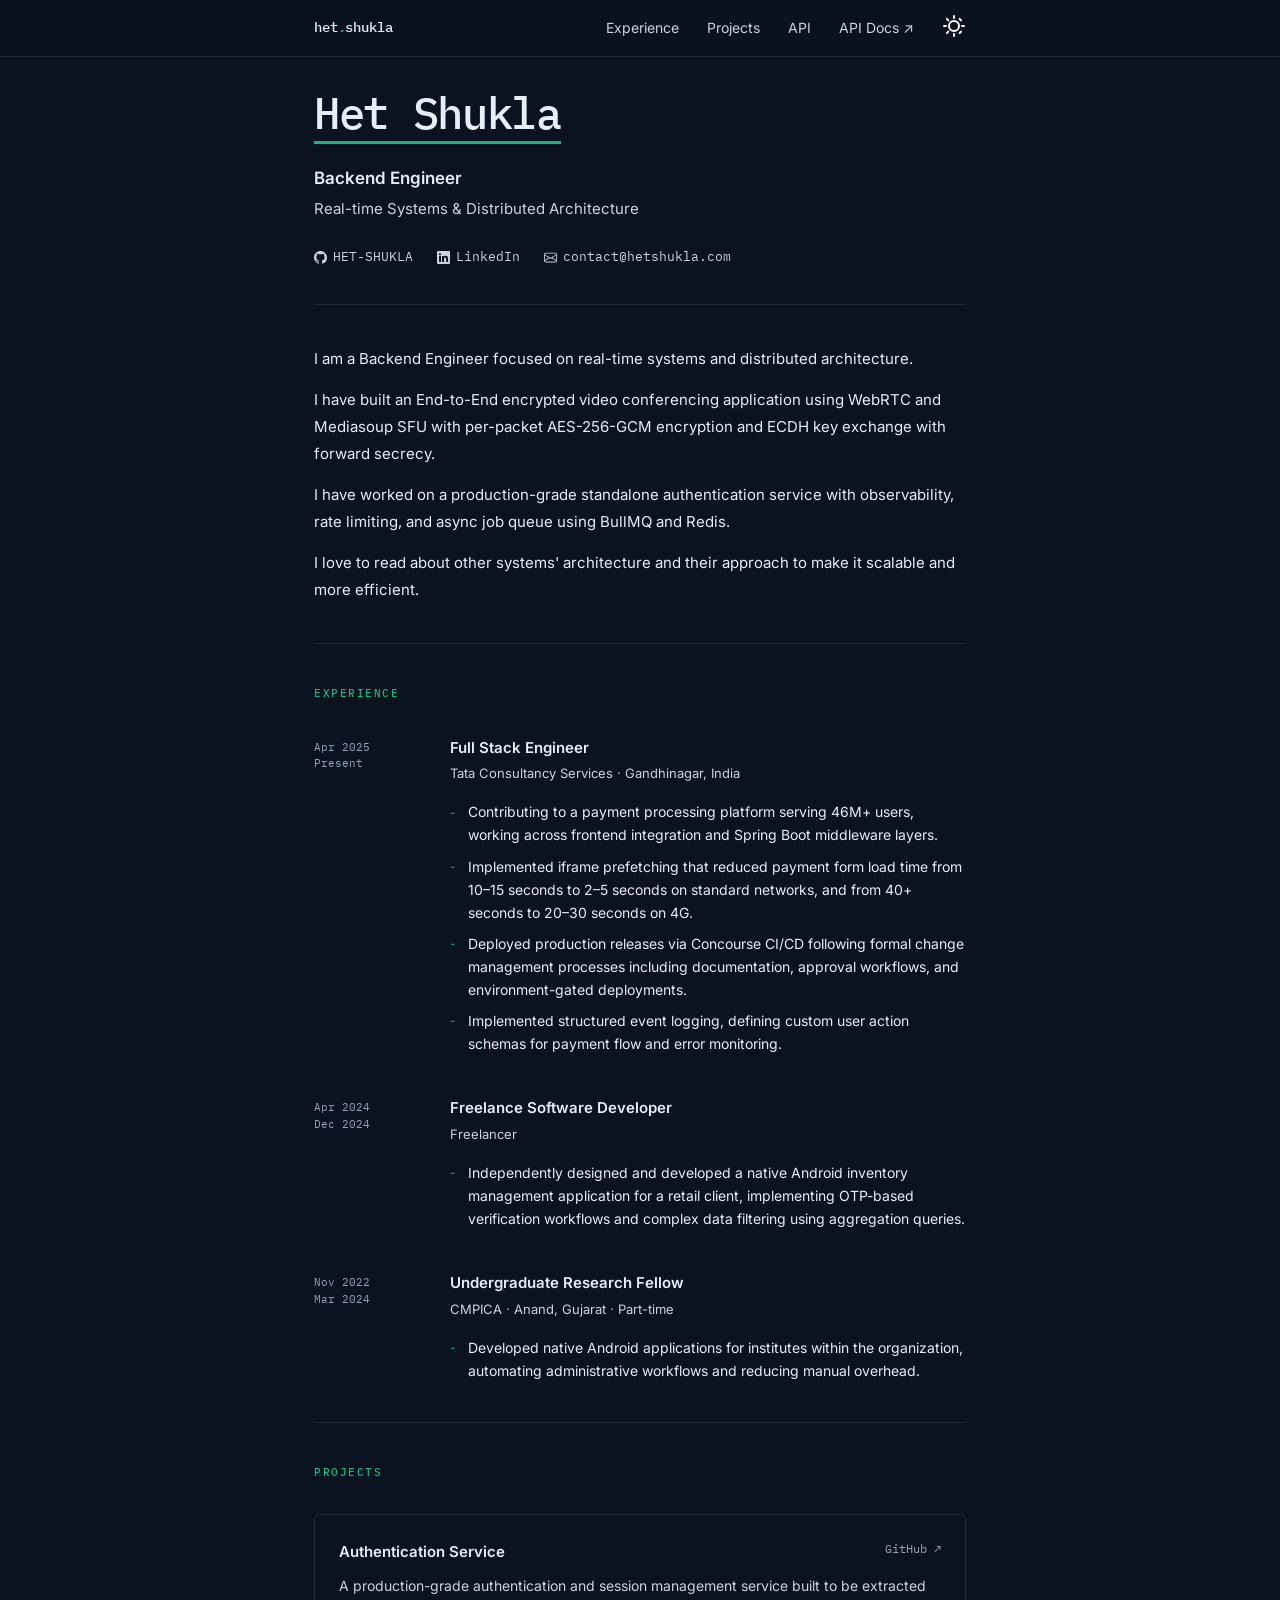
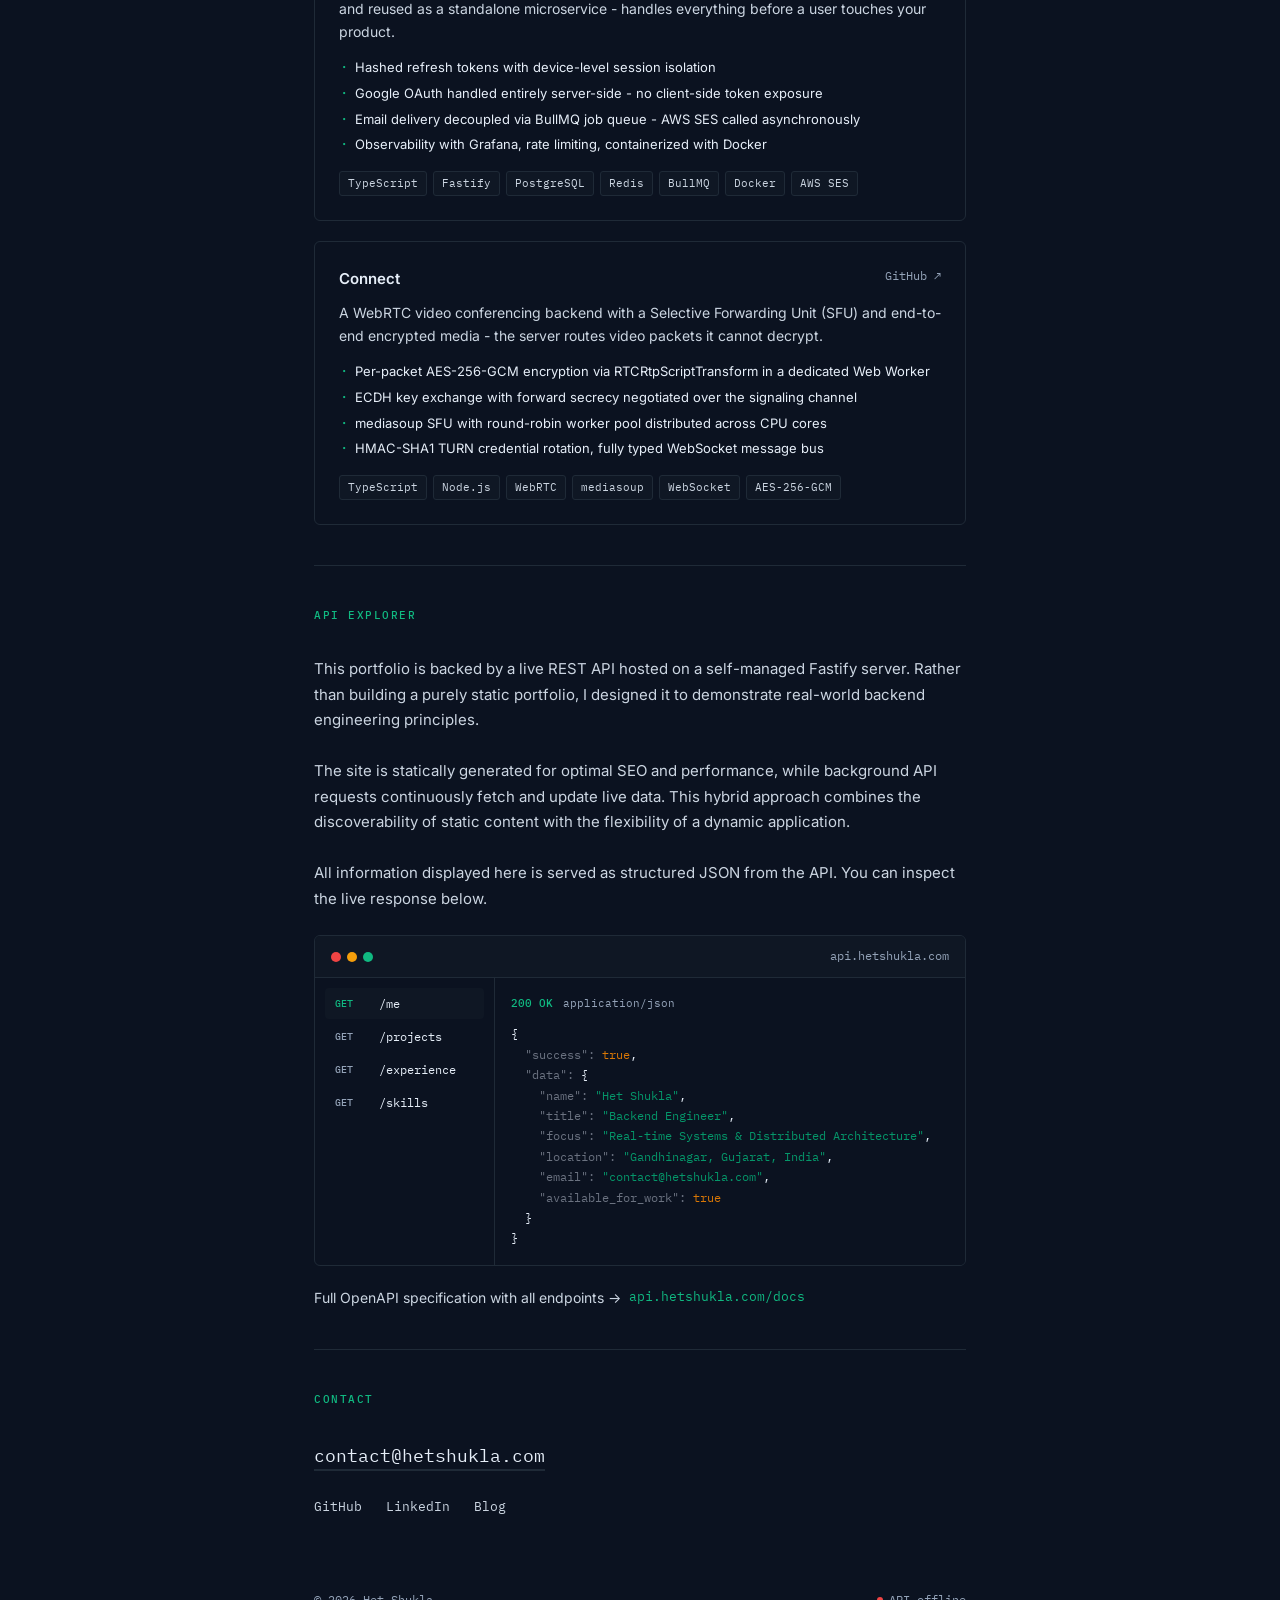
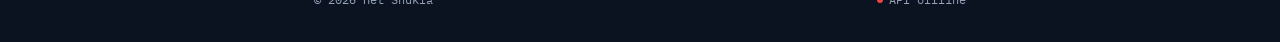
<file: index.html>
<!DOCTYPE html>
<html lang="en">

<head>
    <meta charset="UTF-8">
    <meta name="viewport" content="width=device-width, initial-scale=1.0">
    <title>Het Shukla - Backend Engineer</title>
    <meta name="description"
        content="Het Shukla is a Backend Engineer focused on real-time systems and distributed architecture. Building E2EE video conferencing and production-grade backend systems.">
    <meta property="og:title" content="Het Shukla - Backend Engineer">
    <meta property="og:description"
        content="Backend Engineer · Real-time Systems & Distributed Architecture · Node.js · TypeScript · WebRTC">
    <meta property="og:type" content="website">
    <meta property="og:url" content="https://hetshukla.com">
    <meta name="twitter:card" content="summary">
    <meta name="twitter:title" content="Het Shukla - Backend Engineer">
    <meta name="twitter:description" content="Backend Engineer · Real-time Systems & Distributed Architecture">
    <link rel="canonical" href="https://hetshukla.com">
    <link rel="icon" type="image/x-icon" href="images/favicon.ico">

    <script type="application/ld+json">
        {
            "@context": "https://schema.org",
            "@type": "Person",
            "name": "Het Shukla",
            "jobTitle": "Backend Engineer",
            "description": "Backend Engineer focused on real-time systems and distributed architecture",
            "url": "https://hetshukla.com",
            "email": "contact@hetshukla.com",
            "sameAs": [
            "https://github.com/HET-SHUKLA",
            "https://linkedin.com/in/het-shukla-dev"
            ]
        }
    </script>

    <link rel="preconnect" href="https://fonts.googleapis.com">
    <link rel="preconnect" href="https://fonts.gstatic.com" crossorigin>
    <link
        href="https://fonts.googleapis.com/css2?family=IBM+Plex+Mono:wght@400;500&family=Inter:wght@400;500;600&display=swap"
        rel="stylesheet">
    <script>
        (function () {
            try {
                var stored = localStorage.getItem('theme');
                var theme = stored || 'dark';
                document.documentElement.setAttribute('data-theme', theme);
            } catch (e) {}
        })();
    </script>
    <link rel="stylesheet" href="styles.css">

</head>

<body>

    <nav>
        <div class="nav-inner">
            <a href="/" class="nav-logo">het<span class="nav-logo-dot">.</span>shukla</a>
            <ul class="nav-links">
                <li><a href="#experience">Experience</a></li>
                <li><a href="#projects">Projects</a></li>
                <li><a href="#api">API</a></li>
                <li><a href="https://api.hetshukla.com/docs" target="_blank" rel="noopener noreferrer">API Docs
                        &#8599;</a></li>
                <li>
                    <button class="nav-theme-toggle">
                        <img id="theme-icon" src="images/moon-outlined.svg" alt="Switch to light theme" />
                    </button>
                </li>
            </ul>
            <button class="nav-toggle" aria-label="Toggle navigation menu" aria-expanded="false" onclick="toggleNav()">
                <span class="toggle-bar"></span>
                <span class="toggle-bar"></span>
                <span class="toggle-bar"></span>
            </button>
        </div>
    </nav>

    <main>

        <section id="hero">
            <h1 class="hero-name" data-api="meta.name">
                Het Shukla
                <span class="hero-name-line" aria-hidden="true"></span>
            </h1>
            <p class="hero-role" data-api="meta.title">Backend Engineer</p>
            <p class="hero-subtitle" data-api="meta.subtitle">Real-time Systems &amp; Distributed Architecture</p>

            <div class="hero-links">
                <a href="https://github.com/HET-SHUKLA" class="hero-link" target="_blank" rel="noopener noreferrer">
                    <svg viewBox="0 0 16 16" fill="currentColor" aria-hidden="true">
                        <path
                            d="M8 0C3.58 0 0 3.58 0 8c0 3.54 2.29 6.53 5.47 7.59.4.07.55-.17.55-.38 0-.19-.01-.82-.01-1.49-2.01.37-2.53-.49-2.69-.94-.09-.23-.48-.94-.82-1.13-.28-.15-.68-.52-.01-.53.63-.01 1.08.58 1.23.82.72 1.21 1.87.87 2.33.66.07-.52.28-.87.51-1.07-1.78-.2-3.64-.89-3.64-3.95 0-.87.31-1.59.82-2.15-.08-.2-.36-1.02.08-2.12 0 0 .67-.21 2.2.82.64-.18 1.32-.27 2-.27.68 0 1.36.09 2 .27 1.53-1.04 2.2-.82 2.2-.82.44 1.1.16 1.92.08 2.12.51.56.82 1.27.82 2.15 0 3.07-1.87 3.75-3.65 3.95.29.25.54.73.54 1.48 0 1.07-.01 1.93-.01 2.2 0 .21.15.46.55.38A8.013 8.013 0 0016 8c0-4.42-3.58-8-8-8z" />
                    </svg>
                    HET-SHUKLA
                </a>
                <a href="https://linkedin.com/in/het-shukla-dev" class="hero-link" target="_blank"
                    rel="noopener noreferrer">
                    <svg viewBox="0 0 16 16" fill="currentColor" aria-hidden="true">
                        <path
                            d="M0 1.146C0 .513.526 0 1.175 0h13.65C15.474 0 16 .513 16 1.146v13.708c0 .633-.526 1.146-1.175 1.146H1.175C.526 16 0 15.487 0 14.854V1.146zm4.943 12.248V6.169H2.542v7.225h2.401zm-1.2-8.212c.837 0 1.358-.554 1.358-1.248-.015-.709-.52-1.248-1.342-1.248-.822 0-1.359.54-1.359 1.248 0 .694.521 1.248 1.327 1.248h.016zm4.908 8.212V9.359c0-.216.016-.432.08-.586.173-.431.568-.878 1.232-.878.869 0 1.216.662 1.216 1.634v3.865h2.401V9.25c0-2.22-1.184-3.252-2.764-3.252-1.274 0-1.845.7-2.165 1.193v.025h-.016a5.54 5.54 0 0 1 .016-.025V6.169h-2.4c.03.678 0 7.225 0 7.225h2.4z" />
                    </svg>
                    LinkedIn
                </a>
                <a href="mailto:contact@hetshukla.com" class="hero-link">
                    <svg viewBox="0 0 16 16" fill="currentColor" aria-hidden="true">
                        <path
                            d="M0 4a2 2 0 0 1 2-2h12a2 2 0 0 1 2 2v8a2 2 0 0 1-2 2H2a2 2 0 0 1-2-2V4zm2-1a1 1 0 0 0-1 1v.217l7 4.2 7-4.2V4a1 1 0 0 0-1-1H2zm13 2.383-4.758 2.855L15 11.114v-5.73zm-.034 6.878L9.271 8.82 8 9.583 6.729 8.82l-5.695 3.441A1 1 0 0 0 2 13h12a1 1 0 0 0 .966-.739zM1 11.114l4.758-2.876L1 5.383v5.73z" />
                    </svg>
                    contact@hetshukla.com
                </a>
            </div>
        </section>

        <section id="about">
            <div class="about-text">
                <p data-api="about.p1">I am a Backend Engineer focused on real-time systems and distributed
                    architecture.</p>
                <p data-api="about.p2">I have built an End-to-End encrypted video conferencing application using WebRTC
                    and Mediasoup SFU with per-packet AES-256-GCM encryption and ECDH key exchange with forward secrecy.
                </p>
                <p data-api="about.p3">I have worked on a production-grade standalone authentication service with
                    observability, rate limiting, and async job queue using BullMQ and Redis.</p>
                <p data-api="about.p4">I love to read about other systems' architecture and their approach to make it
                    scalable and more efficient.</p>
            </div>
        </section>

        <section id="experience">
            <p class="section-label">Experience</p>
            <div class="experience-list">

                <div class="exp-item">
                    <div class="exp-period">Apr 2025<br>Present</div>
                    <div class="exp-content">
                        <p class="exp-role">Full Stack Engineer</p>
                        <p class="exp-company">Tata Consultancy Services &middot; Gandhinagar, India</p>
                        <ul class="exp-bullets">
                            <li>Contributing to a payment processing platform serving 46M+ users, working across
                                frontend integration and Spring Boot middleware layers.</li>
                            <li>Implemented iframe prefetching that reduced payment form load time from 10&ndash;15
                                seconds to 2&ndash;5 seconds on standard networks, and from 40+ seconds to 20&ndash;30
                                seconds on 4G.</li>
                            <li>Deployed production releases via Concourse CI/CD following formal change management
                                processes including documentation, approval workflows, and environment-gated
                                deployments.</li>
                            <li>Implemented structured event logging, defining custom user action schemas for payment
                                flow and error monitoring.</li>
                        </ul>
                    </div>
                </div>

                <div class="exp-item">
                    <div class="exp-period">Apr 2024<br>Dec 2024</div>
                    <div class="exp-content">
                        <p class="exp-role">Freelance Software Developer</p>
                        <p class="exp-company">Freelancer</p>
                        <ul class="exp-bullets">
                            <li>Independently designed and developed a native Android inventory management application
                                for a retail client, implementing OTP-based verification workflows and complex data
                                filtering using aggregation queries.</li>
                        </ul>
                    </div>
                </div>

                <div class="exp-item">
                    <div class="exp-period">Nov 2022<br>Mar 2024</div>
                    <div class="exp-content">
                        <p class="exp-role">Undergraduate Research Fellow</p>
                        <p class="exp-company">CMPICA &middot; Anand, Gujarat &middot; Part-time</p>
                        <ul class="exp-bullets">
                            <li>Developed native Android applications for institutes within the organization, automating
                                administrative workflows and reducing manual overhead.</li>
                        </ul>
                    </div>
                </div>

            </div>
        </section>

        <section id="projects">
            <p class="section-label">Projects</p>
            <div class="projects-list">

                <div class="project-card">
                    <div class="project-header">
                        <span class="project-name">Authentication Service</span>
                        <a href="https://github.com/HET-SHUKLA/authentication-service" class="project-link"
                            target="_blank" rel="noopener noreferrer">GitHub ↗</a>
                    </div>
                    <p class="project-desc">A production-grade authentication and session management service built to be
                        extracted and reused as a standalone microservice - handles everything before a user touches
                        your product.</p>
                    <ul class="project-highlights">
                        <li>Hashed refresh tokens with device-level session isolation</li>
                        <li>Google OAuth handled entirely server-side - no client-side token exposure</li>
                        <li>Email delivery decoupled via BullMQ job queue - AWS SES called asynchronously</li>
                        <li>Observability with Grafana, rate limiting, containerized with Docker</li>
                    </ul>
                    <div class="tech-tags">
                        <span class="tech-tag">TypeScript</span>
                        <span class="tech-tag">Fastify</span>
                        <span class="tech-tag">PostgreSQL</span>
                        <span class="tech-tag">Redis</span>
                        <span class="tech-tag">BullMQ</span>
                        <span class="tech-tag">Docker</span>
                        <span class="tech-tag">AWS SES</span>
                    </div>
                </div>

                <div class="project-card">
                    <div class="project-header">
                        <span class="project-name">Connect</span>
                        <a href="https://github.com/HET-SHUKLA/Connect-Backend" class="project-link" target="_blank"
                            rel="noopener noreferrer">GitHub ↗</a>
                    </div>
                    <p class="project-desc">A WebRTC video conferencing backend with a Selective Forwarding Unit (SFU)
                        and end-to-end encrypted media - the server routes video packets it cannot decrypt.</p>
                    <ul class="project-highlights">
                        <li>Per-packet AES-256-GCM encryption via RTCRtpScriptTransform in a dedicated Web Worker</li>
                        <li>ECDH key exchange with forward secrecy negotiated over the signaling channel</li>
                        <li>mediasoup SFU with round-robin worker pool distributed across CPU cores</li>
                        <li>HMAC-SHA1 TURN credential rotation, fully typed WebSocket message bus</li>
                    </ul>
                    <div class="tech-tags">
                        <span class="tech-tag">TypeScript</span>
                        <span class="tech-tag">Node.js</span>
                        <span class="tech-tag">WebRTC</span>
                        <span class="tech-tag">mediasoup</span>
                        <span class="tech-tag">WebSocket</span>
                        <span class="tech-tag">AES-256-GCM</span>
                    </div>
                </div>

            </div>
        </section>

        <section id="api">
            <p class="section-label">API Explorer</p>
            <p class="api-intro">
                This portfolio is backed by a live REST API hosted on a self-managed Fastify server. Rather than
                building a purely static portfolio, I designed it to demonstrate real-world backend engineering
                principles.
                <br><br>
                The site is statically generated for optimal SEO and performance, while background API requests
                continuously fetch and update live data. This hybrid approach combines the discoverability of static
                content with the flexibility of a dynamic application.
                <br><br>
                All information displayed here is served as structured JSON from the API. You can inspect the live response below.

            </p>

            <div class="api-panel" role="region" aria-label="API Explorer">
                <div class="api-panel-header">
                    <div class="tl-dot" style="background:#EF4444"></div>
                    <div class="tl-dot" style="background:#F59E0B"></div>
                    <div class="tl-dot" style="background:#10B981"></div>
                    <span class="api-panel-url">api.hetshukla.com</span>
                </div>

                <div class="api-panel-body">
                    <div class="api-endpoints" role="list">
                        <button class="api-endpoint-btn active" role="listitem" onclick="selectEndpoint(event, 'me')"
                            aria-pressed="true">
                            <span class="ep-method">GET</span>
                            <span class="ep-path">/me</span>
                        </button>
                        <button class="api-endpoint-btn" role="listitem" onclick="selectEndpoint(event, 'projects')"
                            aria-pressed="false">
                            <span class="ep-method">GET</span>
                            <span class="ep-path">/projects</span>
                        </button>
                        <button class="api-endpoint-btn" role="listitem" onclick="selectEndpoint(event, 'experience')"
                            aria-pressed="false">
                            <span class="ep-method">GET</span>
                            <span class="ep-path">/experience</span>
                        </button>
                        <button class="api-endpoint-btn" role="listitem" onclick="selectEndpoint(event, 'skills')"
                            aria-pressed="false">
                            <span class="ep-method">GET</span>
                            <span class="ep-path">/skills</span>
                        </button>
                    </div>

                    <div class="api-response-pane">
                        <div class="api-status-bar">
                            <span class="api-status-code" id="api-status-code">200 OK</span>
                            <span class="api-status-text">application/json</span>
                        </div>
                        <div class="api-response-body" id="api-response-body" role="status" aria-live="polite"></div>
                    </div>
                </div>
            </div>

            <div class="api-footer">
                <span class="api-footer-text">Full OpenAPI specification with all endpoints &rarr;</span>
                <a href="https://api.hetshukla.com/docs" class="api-footer-link" target="_blank"
                    rel="noopener noreferrer">api.hetshukla.com/docs</a>
            </div>
        </section>

        <section id="contact">
            <p class="section-label">Contact</p>
            <a href="mailto:contact@hetshukla.com" class="contact-email">contact@hetshukla.com</a>
            <div class="contact-links">
                <a href="https://github.com/HET-SHUKLA" class="contact-link" target="_blank"
                    rel="noopener noreferrer">GitHub</a>
                <a href="https://linkedin.com/in/het-shukla-dev" class="contact-link" target="_blank"
                    rel="noopener noreferrer">LinkedIn</a>
                <a href="/blog.html" class="contact-link">Blog</a>
            </div>
        </section>

    </main>

    <footer>
        <span class="footer-copy">&copy; 2026 Het Shukla</span>
        <div class="footer-status">
            <div class="status-dot" id="status-dot"></div>
            <span id="status-text">API online</span>
        </div>
    </footer>

    <script src="script.js"></script>

</body>

</html>
</file>
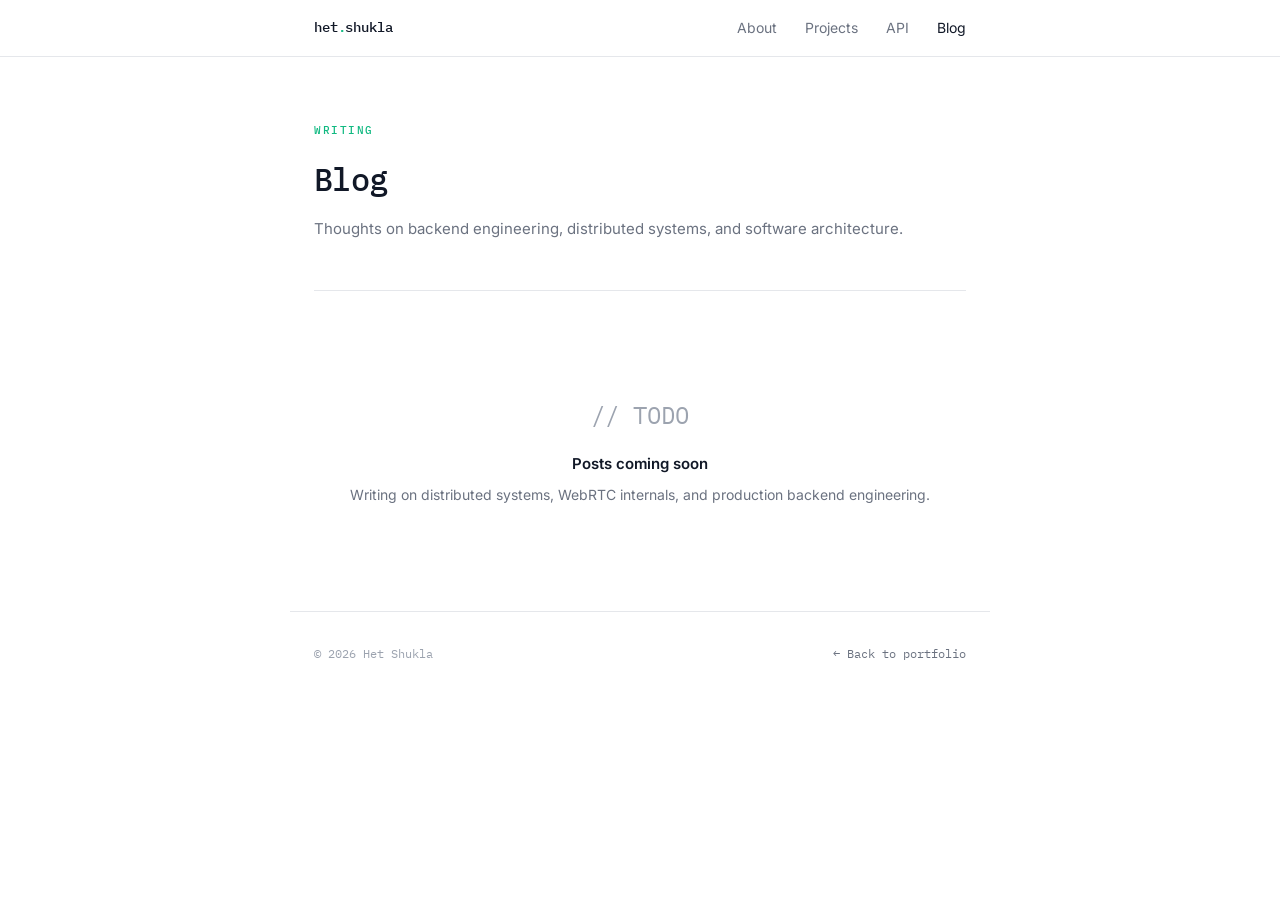
<file: pages/blog.html>
<!DOCTYPE html>
<html lang="en">

<head>
    <meta charset="UTF-8">
    <meta name="viewport" content="width=device-width, initial-scale=1.0">
    <title>Blog - Het Shukla</title>
    <meta name="description"
        content="Writing on backend engineering, distributed systems, and software architecture by Het Shukla.">
    <meta property="og:title" content="Blog - Het Shukla">
    <meta property="og:description"
        content="Writing on backend engineering, distributed systems, and software architecture.">
    <meta property="og:type" content="website">
    <meta property="og:url" content="https://hetshukla.com/blog">
    <link rel="canonical" href="https://hetshukla.com/blog">

    <link rel="preconnect" href="https://fonts.googleapis.com">
    <link rel="preconnect" href="https://fonts.gstatic.com" crossorigin>
    <link
        href="https://fonts.googleapis.com/css2?family=IBM+Plex+Mono:wght@400;500&family=Inter:wght@400;500;600&display=swap"
        rel="stylesheet">

    <style>
        *,
        *::before,
        *::after {
            box-sizing: border-box;
            margin: 0;
            padding: 0;
        }

        :root {
            --bg: #FFFFFF;
            --text: #111827;
            --text-secondary: #6B7280;
            --text-muted: #9CA3AF;
            --accent: #10B981;
            --surface: #F9FAFB;
            --border: #E5E7EB;
            --font-mono: 'IBM Plex Mono', 'Courier New', monospace;
            --font-body: 'Inter', -apple-system, BlinkMacSystemFont, sans-serif;
            --max-width: 700px;
        }

        html {
            scroll-behavior: smooth;
        }

        body {
            font-family: var(--font-body);
            background: var(--bg);
            color: var(--text);
            font-size: 1rem;
            line-height: 1.7;
            -webkit-font-smoothing: antialiased;
        }

        /* ─── NAV (identical to main site) ───────────────── */
        nav {
            position: sticky;
            top: 0;
            z-index: 100;
            background: rgba(255, 255, 255, 0.94);
            backdrop-filter: blur(8px);
            -webkit-backdrop-filter: blur(8px);
            border-bottom: 1px solid var(--border);
        }

        .nav-inner {
            max-width: var(--max-width);
            margin: 0 auto;
            padding: 0 1.5rem;
            display: flex;
            align-items: center;
            justify-content: space-between;
            height: 3.5rem;
        }

        .nav-logo {
            font-family: var(--font-mono);
            font-size: 0.875rem;
            font-weight: 500;
            color: var(--text);
            text-decoration: none;
            letter-spacing: -0.01em;
        }

        .nav-logo-dot {
            color: var(--accent);
        }

        .nav-links {
            display: flex;
            gap: 1.75rem;
            list-style: none;
        }

        .nav-links a {
            font-size: 0.875rem;
            color: var(--text-secondary);
            text-decoration: none;
            transition: color 0.15s ease;
        }

        .nav-links a:hover,
        .nav-links a.active {
            color: var(--text);
        }

        /* ─── MAIN ────────────────────────────────────────── */
        main {
            max-width: var(--max-width);
            margin: 0 auto;
            padding: 0 1.5rem;
        }

        /* ─── PAGE HEADER ─────────────────────────────────── */
        .page-header {
            padding: 4rem 0 3rem;
            border-bottom: 1px solid var(--border);
        }

        .page-header-label {
            font-family: var(--font-mono);
            font-size: 0.6875rem;
            font-weight: 500;
            letter-spacing: 0.14em;
            text-transform: uppercase;
            color: var(--accent);
            margin-bottom: 0.75rem;
        }

        .page-header-title {
            font-family: var(--font-mono);
            font-size: clamp(1.5rem, 4vw, 2rem);
            font-weight: 500;
            letter-spacing: -0.02em;
            color: var(--text);
            margin-bottom: 0.625rem;
        }

        .page-header-desc {
            font-size: 0.9375rem;
            color: var(--text-secondary);
        }

        /* ─── POST LIST ───────────────────────────────────── */
        .post-list {
            padding: 2.5rem 0;
        }

        .post-item {
            display: grid;
            grid-template-columns: 6rem 1fr;
            gap: 1.5rem;
            padding: 1.5rem 0;
            border-bottom: 1px solid var(--border);
            text-decoration: none;
            color: inherit;
            transition: opacity 0.15s ease;
        }

        .post-item:first-child {
            padding-top: 0;
        }

        .post-item:last-of-type {
            border-bottom: none;
        }

        .post-item:hover {
            opacity: 0.75;
        }

        .post-date {
            font-family: var(--font-mono);
            font-size: 0.6875rem;
            color: var(--text-muted);
            padding-top: 0.25rem;
            line-height: 1.5;
        }

        .post-content {}

        .post-title {
            font-size: 0.9375rem;
            font-weight: 600;
            color: var(--text);
            margin-bottom: 0.25rem;
            line-height: 1.4;
        }

        .post-excerpt {
            font-size: 0.875rem;
            color: var(--text-secondary);
            line-height: 1.6;
        }

        .post-tags {
            display: flex;
            flex-wrap: wrap;
            gap: 0.375rem;
            margin-top: 0.625rem;
        }

        .post-tag {
            font-family: var(--font-mono);
            font-size: 0.6875rem;
            color: var(--text-secondary);
            background: var(--surface);
            border: 1px solid var(--border);
            padding: 0.125rem 0.5rem;
            border-radius: 3px;
        }

        /* ─── EMPTY STATE ─────────────────────────────────── */
        .empty-state {
            padding: 4rem 0;
            text-align: center;
        }

        .empty-state-icon {
            font-family: var(--font-mono);
            font-size: 1.5rem;
            color: var(--text-muted);
            margin-bottom: 1rem;
        }

        .empty-state-title {
            font-size: 0.9375rem;
            font-weight: 600;
            color: var(--text);
            margin-bottom: 0.375rem;
        }

        .empty-state-text {
            font-size: 0.875rem;
            color: var(--text-secondary);
        }

        /* ─── FOOTER ──────────────────────────────────────── */
        footer {
            max-width: var(--max-width);
            margin: 0 auto;
            padding: 2rem 1.5rem;
            display: flex;
            align-items: center;
            justify-content: space-between;
            border-top: 1px solid var(--border);
        }

        .footer-copy {
            font-family: var(--font-mono);
            font-size: 0.75rem;
            color: var(--text-muted);
        }

        .footer-back {
            font-family: var(--font-mono);
            font-size: 0.75rem;
            color: var(--text-secondary);
            text-decoration: none;
            transition: color 0.15s ease;
        }

        .footer-back:hover {
            color: var(--accent);
        }

        /* ─── RESPONSIVE ──────────────────────────────────── */
        @media (max-width: 580px) {
            .post-item {
                grid-template-columns: 1fr;
                gap: 0.25rem;
            }

            footer {
                flex-direction: column;
                gap: 0.75rem;
                text-align: center;
            }
        }

        :focus-visible {
            outline: 2px solid var(--accent);
            outline-offset: 2px;
            border-radius: 2px;
        }
    </style>
</head>

<body>

    <!-- ═══ NAVIGATION ══════════════════════════════════════ -->
    <nav>
        <div class="nav-inner">
            <a href="/index.html" class="nav-logo">het<span class="nav-logo-dot">.</span>shukla</a>
            <ul class="nav-links">
                <li><a href="/index.html#about">About</a></li>
                <li><a href="/index.html#projects">Projects</a></li>
                <li><a href="/index.html#api">API</a></li>
                <li><a href="/blog.html" class="active">Blog</a></li>
            </ul>
        </div>
    </nav>

    <main>

        <!-- ═══ PAGE HEADER ════════════════════════════════════ -->
        <div class="page-header">
            <p class="page-header-label">Writing</p>
            <h1 class="page-header-title">Blog</h1>
            <p class="page-header-desc">Thoughts on backend engineering, distributed systems, and software architecture.
            </p>
        </div>

        <!-- ═══ POST LIST ══════════════════════════════════════ -->
        <div class="post-list">

            <!--
      ADD POSTS HERE. Copy and paste the block below for each post.
      Replace href with the actual post URL.

      <a href="/posts/your-post-slug.html" class="post-item">
        <div class="post-date">Jun 2026</div>
        <div class="post-content">
          <p class="post-title">Your Post Title Here</p>
          <p class="post-excerpt">A one or two sentence description of what this post covers.</p>
          <div class="post-tags">
            <span class="post-tag">WebRTC</span>
            <span class="post-tag">Architecture</span>
          </div>
        </div>
      </a>

    -->

            <!-- EMPTY STATE - remove this block once you have posts -->
            <div class="empty-state">
                <div class="empty-state-icon">// TODO</div>
                <p class="empty-state-title">Posts coming soon</p>
                <p class="empty-state-text">Writing on distributed systems, WebRTC internals, and production backend
                    engineering.</p>
            </div>

        </div>

    </main>

    <footer>
        <span class="footer-copy">&copy; 2026 Het Shukla</span>
        <a href="/index.html" class="footer-back">&larr; Back to portfolio</a>
    </footer>

</body>

</html>
</file>
<file: styles.css>
*,
*::before,
*::after {
  box-sizing: border-box;
  margin: 0;
  padding: 0;
}

:root {
  --bg: #ffffff;
  --text: #111827;
  --text-secondary: #6b7280;
  --text-muted: #9ca3af;
  --accent: #10b981;
  --accent-dark: #059669;
  --surface: #f9fafb;
  --border: #e5e7eb;
  --nav-bg: rgba(255, 255, 255, 0.94);
  --font-mono: "IBM Plex Mono", "Courier New", monospace;
  --font-body: "Inter", -apple-system, BlinkMacSystemFont, sans-serif;
  --max-width: 700px;
  --section-gap: 2.5rem;
}

html[data-theme="dark"] {
  --bg: #0b1220;
  --text: #e6eef8;
  --text-secondary: #cbd5e1;
  --text-muted: #94a3b8;
  --accent: #10b981;
  --accent-dark: #059669;
  --surface: #0f1724;
  --border: #1f2a37;
  --nav-bg: rgba(11, 18, 32, 0.85);
}

html {
  scroll-behavior: smooth;
}

body {
  font-family: var(--font-body);
  background: var(--bg);
  color: var(--text);
  font-size: 1rem;
  line-height: 1.7;
  -webkit-font-smoothing: antialiased;
}

nav {
  position: sticky;
  top: 0;
  z-index: 100;
  background: var(--nav-bg);
  backdrop-filter: blur(8px);
  -webkit-backdrop-filter: blur(8px);
  border-bottom: 1px solid var(--border);
}

.nav-inner {
  max-width: var(--max-width);
  margin: 0 auto;
  padding: 0 1.5rem;
  display: flex;
  align-items: center;
  justify-content: space-between;
  height: 3.5rem;
}

.nav-logo {
  font-family: var(--font-mono);
  font-size: 0.875rem;
  font-weight: 500;
  color: var(--text);
  text-decoration: none;
  letter-spacing: -0.01em;
}

.nav-logo-dot {
  color: var(--accent);
}

.nav-links {
  display: flex;
  gap: 1.75rem;
  list-style: none;
}

.nav-links a {
  font-size: 0.875rem;
  color: var(--text-secondary);
  text-decoration: none;
  transition: color 0.15s ease;
}

.nav-links a:hover {
  color: var(--text);
}

.nav-toggle {
  display: none;
  background: none;
  border: none;
  color: var(--text-secondary);
  font-size: 0.875rem;
  cursor: pointer;
}

.nav-theme-toggle {
  display: flex;
  background: none;
  border: none;
  color: var(--text-secondary);
  cursor: pointer;
}

.toggle-bar {
  display: block;
  width: 18px;
  height: 2px;
  background: currentColor;
  margin: 4px 0;
}

main {
  max-width: var(--max-width);
  margin: 0 auto;
  padding: 0 1.5rem;
}

section {
  padding: var(--section-gap) 0;
  border-bottom: 1px solid var(--border);
}

section:last-of-type {
  border-bottom: none;
}

.section-label {
  font-family: var(--font-mono);
  font-size: 0.6875rem;
  font-weight: 500;
  letter-spacing: 0.14em;
  text-transform: uppercase;
  color: var(--accent);
  margin-bottom: 2rem;
}

#hero {
  padding-top: 2rem;
  padding-bottom: 2rem;
}

.hero-name {
  font-family: var(--font-mono);
  font-size: clamp(2rem, 5.5vw, 2.75rem);
  font-weight: 500;
  letter-spacing: -0.03em;
  color: var(--text);
  line-height: 1.1;
  display: inline-block;
}

.hero-name-line {
  display: block;
  width: 0;
  height: 3px;
  background: var(--accent);
  margin-top: 0.25rem;
  animation: grow-line 3s ease 0.3s forwards;
}

@keyframes grow-line {
  to {
    width: 100%;
  }
}

.hero-role {
  font-size: 1.0625rem;
  font-weight: 600;
  color: var(--text);
  margin-top: 1.25rem;
  margin-bottom: 0.2rem;
}

.hero-subtitle {
  font-size: 0.9375rem;
  color: var(--text-secondary);
  margin-bottom: 1.25rem;
}

.hero-links {
  display: flex;
  flex-wrap: wrap;
  gap: 0.25rem 1.5rem;
  align-items: center;
}

.hero-link {
  font-family: var(--font-mono);
  font-size: 0.8125rem;
  color: var(--text-secondary);
  text-decoration: none;
  display: inline-flex;
  align-items: center;
  gap: 0.375rem;
  padding: 0.25rem 0;
  transition: color 0.15s ease;
}

.hero-link:hover {
  color: var(--accent);
}

.hero-link svg {
  width: 13px;
  height: 13px;
  flex-shrink: 0;
}

.about-text {
  font-size: 0.9375rem;
  color: var(--text);
  line-height: 1.8;
}

.about-text p + p {
  margin-top: 0.875rem;
}

.experience-list {
  display: flex;
  flex-direction: column;
  gap: 2.5rem;
}

.exp-item {
  display: grid;
  grid-template-columns: 7rem 1fr;
  gap: 1.5rem;
}

.exp-period {
  font-family: var(--font-mono);
  font-size: 0.6875rem;
  color: var(--text-muted);
  line-height: 1.5;
  padding-top: 0.25rem;
}

.exp-role {
  font-size: 0.9375rem;
  font-weight: 600;
  color: var(--text);
  margin-bottom: 0.125rem;
}

.exp-company {
  font-size: 0.8125rem;
  color: var(--text-secondary);
  margin-bottom: 1rem;
}

.exp-bullets {
  list-style: none;
  display: flex;
  flex-direction: column;
  gap: 0.5rem;
}

.exp-bullets li {
  font-size: 0.875rem;
  color: var(--text);
  padding-left: 1.125rem;
  position: relative;
  line-height: 1.65;
}

.exp-bullets li::before {
  content: "-";
  position: absolute;
  left: 0;
  color: var(--accent);
  font-size: 0.75rem;
  top: 0.15rem;
}

.projects-list {
  display: flex;
  flex-direction: column;
  gap: 1.25rem;
}

.project-card {
  border: 1px solid var(--border);
  border-radius: 6px;
  padding: 1.5rem;
  transition: border-color 0.2s ease;
}

.project-card:hover {
  border-color: var(--accent);
}

.project-header {
  display: flex;
  align-items: flex-start;
  justify-content: space-between;
  gap: 1rem;
  margin-bottom: 0.625rem;
}

.project-name {
  font-size: 0.9375rem;
  font-weight: 600;
  color: var(--text);
}

.project-link {
  font-family: var(--font-mono);
  font-size: 0.75rem;
  color: var(--text-muted);
  text-decoration: none;
  white-space: nowrap;
  flex-shrink: 0;
  transition: color 0.15s ease;
}

.project-link:hover {
  color: var(--accent);
}

.project-desc {
  font-size: 0.875rem;
  color: var(--text-secondary);
  line-height: 1.65;
  margin-bottom: 0.875rem;
}

.project-highlights {
  list-style: none;
  display: flex;
  flex-direction: column;
  gap: 0.3rem;
  margin-bottom: 1rem;
}

.project-highlights li {
  font-size: 0.8125rem;
  color: var(--text);
  padding-left: 1rem;
  position: relative;
  line-height: 1.6;
}

.project-highlights li::before {
  content: "·";
  position: absolute;
  left: 0.2rem;
  color: var(--accent);
  font-weight: 700;
}

.tech-tags {
  display: flex;
  flex-wrap: wrap;
  gap: 0.375rem;
}

.tech-tag {
  font-family: var(--font-mono);
  font-size: 0.6875rem;
  color: var(--text-secondary);
  background: var(--surface);
  border: 1px solid var(--border);
  padding: 0.125rem 0.5rem;
  border-radius: 3px;
}

.api-intro {
  font-size: 0.9375rem;
  color: var(--text-secondary);
  margin-bottom: 1.5rem;
  line-height: 1.7;
}

.api-panel {
  border: 1px solid var(--border);
  border-radius: 6px;
  overflow: hidden;
}

.api-panel-header {
  background: var(--surface);
  border-bottom: 1px solid var(--border);
  padding: 0.625rem 1rem;
  display: flex;
  align-items: center;
  gap: 0.375rem;
}

.tl-dot {
  width: 10px;
  height: 10px;
  border-radius: 50%;
}

.api-panel-url {
  font-family: var(--font-mono);
  font-size: 0.75rem;
  color: var(--text-muted);
  margin-left: auto;
}

.api-panel-body {
  display: grid;
  grid-template-columns: 180px 1fr;
}

.api-endpoints {
  border-right: 1px solid var(--border);
  padding: 0.625rem;
}

.api-endpoint-btn {
  display: flex;
  align-items: center;
  gap: 0.5rem;
  width: 100%;
  padding: 0.5rem 0.625rem;
  background: none;
  border: none;
  border-radius: 4px;
  cursor: pointer;
  text-align: left;
  transition: background 0.15s ease;
  margin-bottom: 0.125rem;
}

.api-endpoint-btn:hover {
  background: var(--border);
}

.api-endpoint-btn.active {
  background: var(--surface);
}

.api-endpoint-btn.active .ep-method {
  color: var(--accent);
}

.ep-method {
  font-family: var(--font-mono);
  font-size: 0.625rem;
  font-weight: 500;
  color: var(--text-muted);
  width: 2.25rem;
  flex-shrink: 0;
}

.ep-path {
  font-family: var(--font-mono);
  font-size: 0.75rem;
  color: var(--text);
}

.api-response-pane {
  padding: 1rem;
  min-height: 200px;
  background: var(--bg);
}

.api-status-bar {
  display: flex;
  align-items: center;
  gap: 0.625rem;
  margin-bottom: 0.75rem;
}

.api-status-code {
  font-family: var(--font-mono);
  font-size: 0.6875rem;
  color: var(--accent);
  font-weight: 500;
}

.api-status-text {
  font-family: var(--font-mono);
  font-size: 0.6875rem;
  color: var(--text-muted);
}

.api-response-body {
  font-family: var(--font-mono);
  font-size: 0.75rem;
  line-height: 1.7;
  color: var(--text);
  white-space: pre;
  overflow-x: auto;
  transition: opacity 0.15s ease;
}

/* JSON syntax highlight */
.jk {
  color: #6b7280;
}

.js {
  color: #059669;
}

.jn {
  color: #2563eb;
}

.jb {
  color: #d97706;
}

.jz {
  color: #9ca3af;
}

.api-footer {
  margin-top: 1.25rem;
  display: flex;
  align-items: center;
  gap: 0.5rem;
}

.api-footer-text {
  font-size: 0.875rem;
  color: var(--text-secondary);
}

.api-footer-link {
  font-family: var(--font-mono);
  font-size: 0.8125rem;
  color: var(--accent);
  text-decoration: none;
  border-bottom: 1px solid transparent;
  transition: border-color 0.15s ease;
}

.api-footer-link:hover {
  border-color: var(--accent);
}

.contact-email {
  font-family: var(--font-mono);
  font-size: 1.125rem;
  color: var(--text);
  text-decoration: none;
  border-bottom: 2px solid var(--border);
  padding-bottom: 2px;
  transition: border-color 0.2s ease;
}

.contact-email:hover {
  border-color: var(--accent);
}

.contact-links {
  display: flex;
  gap: 1.5rem;
  margin-top: 1.5rem;
}

.contact-link {
  font-family: var(--font-mono);
  font-size: 0.8125rem;
  color: var(--text-secondary);
  text-decoration: none;
  transition: color 0.15s ease;
}

.contact-link:hover {
  color: var(--text);
}

footer {
  max-width: var(--max-width);
  margin: 0 auto;
  padding: 2rem 1.5rem;
  display: flex;
  align-items: center;
  justify-content: space-between;
}

.footer-copy {
  font-family: var(--font-mono);
  font-size: 0.75rem;
  color: var(--text-muted);
}

.footer-status {
  display: flex;
  align-items: center;
  gap: 0.375rem;
  font-family: var(--font-mono);
  font-size: 0.75rem;
  color: var(--text-muted);
}

.status-dot {
  width: 6px;
  height: 6px;
  border-radius: 50%;
  background: var(--accent);
  animation: status-pulse 2.5s ease-in-out infinite;
}

.status-dot.offline {
  background: #ef4444;
  animation: none;
}

@keyframes status-pulse {
  0%,
  100% {
    opacity: 1;
  }

  50% {
    opacity: 0.25;
  }
}

@media (max-width: 580px) {
  .exp-item {
    grid-template-columns: 1fr;
    gap: 0.375rem;
  }

  .exp-period {
    font-size: 0.6875rem;
  }

  .api-panel-body {
    grid-template-columns: 1fr;
  }

  .api-endpoints {
    border-right: none;
    border-bottom: 1px solid var(--border);
    display: flex;
    flex-wrap: wrap;
    gap: 0.25rem;
    padding: 0.5rem;
  }

  .api-endpoint-btn {
    width: auto;
  }

  footer {
    flex-direction: column;
    gap: 0.75rem;
    text-align: center;
  }
}

@media (max-width: 420px) {
  .nav-links {
    gap: 1.125rem;
  }
}

@media (max-width: 538px) {
  .api-footer {
    flex-wrap: wrap;
  }

  .nav-toggle {
    display: block;
  }

  .nav-links {
    display: none;
    flex-direction: column;
    gap: 1rem;
    position: absolute;
    top: 100%;
    right: 0.5rem;
    background: var(--bg);
    backdrop-filter: blur(8px);
    -webkit-backdrop-filter: blur(8px);
    border: 1px solid var(--border);
    border-radius: 6px;
    padding: 0.75rem 1rem;
  }
}

:focus-visible {
  outline: 2px solid var(--accent);
  outline-offset: 2px;
  border-radius: 2px;
}

@media (prefers-reduced-motion: reduce) {
  *,
  *::before,
  *::after {
    animation: none !important;
    transition: none !important;
  }
}
</file>
